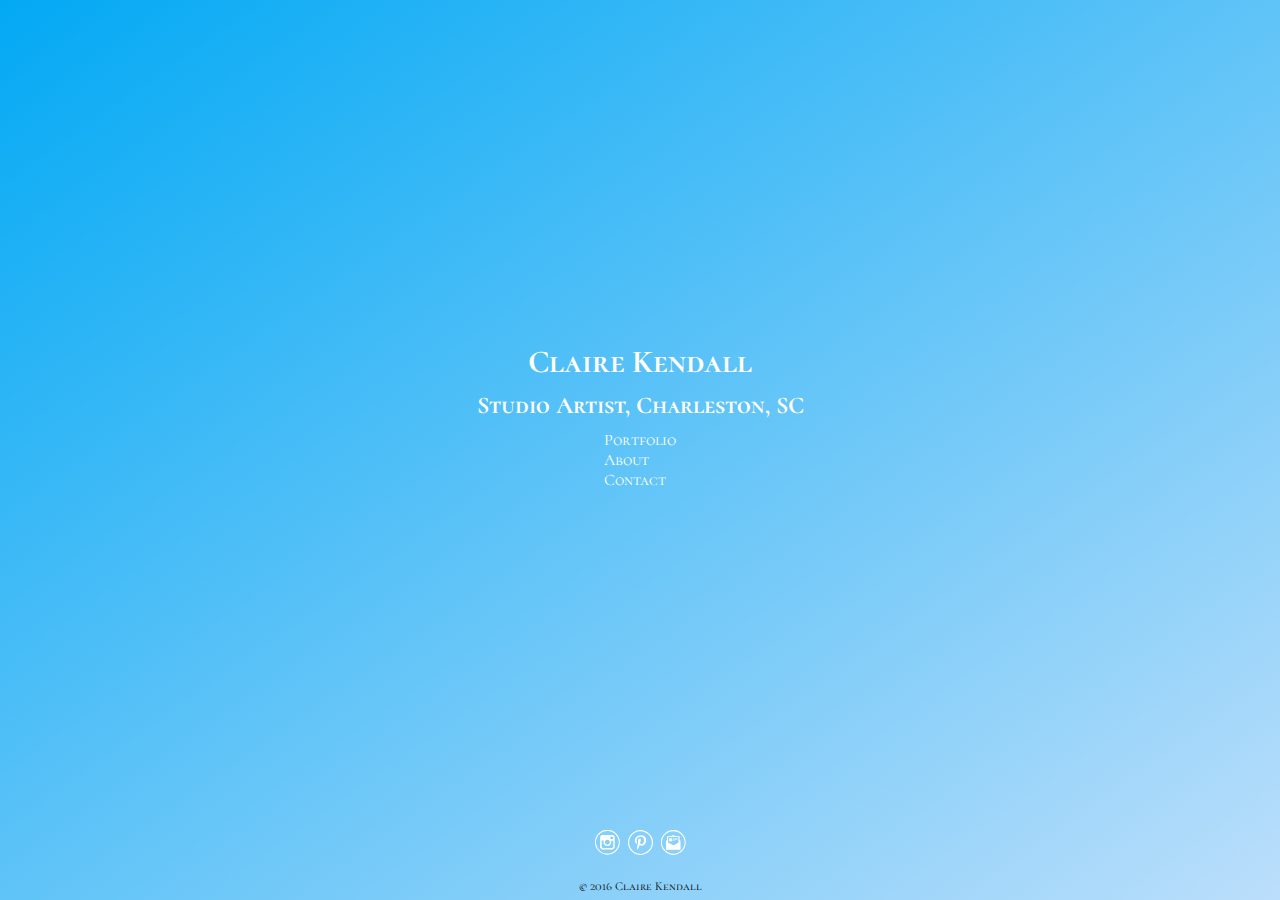
<file: index.html>
<!doctype html>
  <head>
    <meta charset="utf-8">
    <title>Claire Kendall | Studio Artist</title>
    <link rel="stylesheet" href="css/normalize.css">
    <link href='http://fonts.googleapis.com/css?family=Open+Sans:400,400italic,700,700italic,800|Open+Sans+Condensed:300' rel='stylesheet' type='text/css'>
    <link rel="stylesheet" href="css/application.css">
    <link href="https://fonts.googleapis.com/css?family=Cormorant+SC" rel="stylesheet">
    <meta name="viewport" content="width=device-width, initial-scale=1.0>">
     </head>
  <body class="main-page">
      <!-- <hr>
  </hr> -->
    <header class="header">
        <h1><a href="index.html">Claire Kendall</a></h1>
        <h2>Studio Artist, Charleston, SC</h2>
        <!-- <h3>Charleston, SC</h3> -->
        <ul class="nav">
          <li><a href="portfolio.html">Portfolio</a></li>
          <li><a href="about.html">About</a></li>
          <li><a href="contact.html">Contact</a></li>
        </ul>
    </header>
                <!-- <hr></hr> -->
    <footer class="main">
        <ul class="footer-ul">
            <li><a href="http://www.instagram.com">
                <?xml version="1.0" encoding="UTF-8" standalone="no"?>
                <!-- Created with Inkscape (http://www.inkscape.org/) -->
                <svg
                   xmlns:dc="http://purl.org/dc/elements/1.1/"
                   xmlns:cc="http://creativecommons.org/ns#"
                   xmlns:rdf="http://www.w3.org/1999/02/22-rdf-syntax-ns#"
                   xmlns:svg="http://www.w3.org/2000/svg"
                   xmlns="http://www.w3.org/2000/svg"
                   xmlns:sodipodi="http://sodipodi.sourceforge.net/DTD/sodipodi-0.dtd"
                   xmlns:inkscape="http://www.inkscape.org/namespaces/inkscape"
                   id="svg6478"
                   version="1.1"
                   inkscape:version="0.91 r13725"
                   width="96"
                   height="96"
                   viewBox="0 0 96 96"
                   sodipodi:docname="instagram.svg">
                  <metadata
                     id="metadata6484">
                    <rdf:RDF>
                      <cc:Work
                         rdf:about="">
                        <dc:format>image/svg+xml</dc:format>
                        <dc:type
                           rdf:resource="http://purl.org/dc/dcmitype/StillImage" />
                        <dc:title></dc:title>
                      </cc:Work>
                    </rdf:RDF>
                  </metadata>
                  <defs
                     id="defs6482" />
                  <sodipodi:namedview
                     pagecolor="#ffffff"
                     bordercolor="#666666"
                     borderopacity="1"
                     objecttolerance="10"
                     gridtolerance="10"
                     guidetolerance="10"
                     inkscape:pageopacity="0"
                     inkscape:pageshadow="2"
                     inkscape:window-width="1278"
                     inkscape:window-height="617"
                     id="namedview6480"
                     showgrid="false"
                     inkscape:zoom="2.4583333"
                     inkscape:cx="48"
                     inkscape:cy="48"
                     inkscape:window-x="40"
                     inkscape:window-y="85"
                     inkscape:window-maximized="0"
                     inkscape:current-layer="svg6478" />
                  <path id="svg"
                     style="fill:white"
                     d="M 36.093222,93.39069 C 23.219162,90.252302 10.158372,79.485801 4.464242,67.31774 -9.003558,38.537712 8.285172,5.3053852 39.640612,-0.29814447 63.819449,-4.6191435 87.736166,11.034587 94.062029,35.321215 97.026163,46.701296 95.629563,57.947024 89.880765,68.989643 79.810913,88.332393 57.277359,98.554876 36.093222,93.39069 Z M 58.058259,89.246752 C 66.52116,87.042446 72.804085,83.287813 79.132945,76.652664 88.875061,66.439073 92.989996,53.627843 90.759864,40.454003 87.99377,24.114123 77.235829,11.151777 61.826299,5.5916706 53.947356,2.74877 41.239082,2.74877 33.360142,5.5916706 13.431392,12.782413 0.83177203,33.668927 4.479712,53.467029 c 4.75035,25.781077 29.22261,42.123638 53.578547,35.779723 z m -35.120507,-17.922561 -3.45547,-3.455471 0.30547,-21.523929 0.30547,-21.52393 2.77273,-2.7706 2.77272,-2.7706 22.059305,0 22.059302,0 2.917971,3.265777 2.917971,3.265776 0,21.084224 0,21.084223 -3.4,3.4 -3.4,3.4 -21.2,0 -21.199999,0 -3.45547,-3.45547 z m 45.372272,-3.827676 c 1.516316,-1.516272 1.783197,-3.611571 1.783197,-14 l 0,-12.216854 -3.630116,-0.303218 -3.630115,-0.303218 -0.419367,6.586034 c -0.381461,5.990718 -0.749266,6.915932 -4.069066,10.235732 -3.211588,3.211589 -4.346027,3.694428 -9.450517,4.022326 -4.561735,0.293032 -6.496987,-0.06441 -9.059958,-1.673374 -4.82389,-3.02831 -7.23272,-7.626299 -7.23712,-13.814282 l -0.004,-5.25 -3.52903,0 -3.52902,0 0.27902,13.222092 c 0.35539,16.840616 -1.01969,15.910977 22.99583,15.546668 15.440649,-0.234231 17.945897,-0.497848 19.5,-2.051906 z M 54.570494,53.255439 c 5.226514,-5.22336 2.020428,-14.583216 -5.477273,-15.990365 -6.110145,-1.146736 -12.340979,5.409151 -10.989429,11.562729 0.59601,2.71361 3.695884,6.192433 6.489429,7.282738 2.675029,1.04405 7.440191,-0.319552 9.977273,-2.855102 z m 15.022727,-22.975778 0,-4.5 -5,0 -5,0 0,4.5 0,4.5 5,0 5,0 0,-4.5 z"
                     id="path6490"
                     inkscape:connector-curvature="0" />
                  <path
                     style="fill:white"
                     d=""
                     id="path6488"
                     inkscape:connector-curvature="0" />
                </svg>
            </a></li>
            <li><a href="http://www.pintrest.com">
                <?xml version="1.0" encoding="UTF-8" standalone="no"?>
                <!-- Created with Inkscape (http://www.inkscape.org/) -->
                <svg
                   xmlns:dc="http://purl.org/dc/elements/1.1/"
                   xmlns:cc="http://creativecommons.org/ns#"
                   xmlns:rdf="http://www.w3.org/1999/02/22-rdf-syntax-ns#"
                   xmlns:svg="http://www.w3.org/2000/svg"
                   xmlns="http://www.w3.org/2000/svg"
                   xmlns:sodipodi="http://sodipodi.sourceforge.net/DTD/sodipodi-0.dtd"
                   xmlns:inkscape="http://www.inkscape.org/namespaces/inkscape"
                   id="svg8292"
                   version="1.1"
                   inkscape:version="0.91 r13725"
                   width="96"
                   height="96"
                   viewBox="0 0 96 96"
                   sodipodi:docname="pintrest.svg">
                  <metadata
                     id="metadata8298">
                    <rdf:RDF>
                      <cc:Work
                         rdf:about="">
                        <dc:format>image/svg+xml</dc:format>
                        <dc:type
                           rdf:resource="http://purl.org/dc/dcmitype/StillImage" />
                        <dc:title></dc:title>
                      </cc:Work>
                    </rdf:RDF>
                  </metadata>
                  <defs
                     id="defs8296" />
                  <sodipodi:namedview
                     pagecolor="#ffffff"
                     bordercolor="#666666"
                     borderopacity="1"
                     objecttolerance="10"
                     gridtolerance="10"
                     guidetolerance="10"
                     inkscape:pageopacity="0"
                     inkscape:pageshadow="2"
                     inkscape:window-width="1093"
                     inkscape:window-height="628"
                     id="namedview8294"
                     showgrid="false"
                     inkscape:zoom="2.4583333"
                     inkscape:cx="48"
                     inkscape:cy="48"
                     inkscape:window-x="40"
                     inkscape:window-y="85"
                     inkscape:window-maximized="0"
                     inkscape:current-layer="svg8292" />
                  <path id="svg"
                     style="fill:white"
                     d="M 35.812901,94.530239 C 27.29447,92.184083 21.585723,88.721219 14.443319,81.567681 7.0806981,74.193582 3.9786481,68.854848 1.4778681,59.25371 -7.3599419,25.323097 25.353074,-7.3521288 59.306702,1.491668 71.278564,4.6099419 82.398377,12.647442 88.880954,22.868202 100.52989,41.234502 97.558496,66.121504 81.84,81.84 69.833512,93.846488 51.591566,98.876014 35.812901,94.530239 Z m 21.49541,-4.007574 C 74.509979,86.877816 88.022379,72.653338 90.98862,55.067467 95.797646,26.556334 71.335321,1.4394753 42.257816,5.0327822 18.595393,7.9569107 1.2562981,31.065378 5.0247181,54.654745 6.5410881,64.146847 10.358454,71.504049 17.42818,78.55993 24.065178,85.18393 30.512913,88.793897 39,90.63759 c 7.381263,1.60347 10.284444,1.585246 18.308311,-0.114925 z M 35.011869,70.25 c 0.0065,-3.1625 0.717871,-8.225 1.580764,-11.25 0.862892,-3.025 1.870051,-9.503761 2.238131,-14.397246 0.606054,-8.057272 0.91707,-9.081793 3.294358,-10.852016 2.098334,-1.562503 3.037936,-1.73384 4.682276,-0.853816 2.970142,1.589572 3.409377,4.070172 1.711674,9.666743 -2.2322,7.358566 -1.986715,10.26614 0.980928,11.618289 5.391277,2.45643 10.877067,-3.348001 12.052027,-12.75207 1.199157,-9.597724 -3.796768,-15.433405 -13.206319,-15.426146 -5.764453,0.0044 -10.471445,2.547175 -13.397054,7.237122 -2.048129,3.283289 -2.1577,7.259697 -0.424096,15.390718 0.968469,4.542353 -1.105605,5.248913 -4.739833,1.614685 -5.269914,-5.269914 -4.846874,-15.453655 0.927002,-22.315517 7.662163,-9.105963 24.094687,-10.429672 32.950358,-2.65429 6.336609,5.563617 7.985488,13.531907 4.759388,22.999987 C 65.251923,57.578562 55.073326,63.178526 47.868308,59.58419 46.121737,58.712886 44.590283,58 44.465077,58 44.339871,58 43.704343,60.1375 43.052792,62.75 41.74478,67.99469 37.458196,76 35.957846,76 35.431031,76 35.005341,73.4125 35.011869,70.25 Z"
                     id="path8302"
                     inkscape:connector-curvature="0" />
                </svg>
            </a></li>
            <li><a>
                <?xml version="1.0" encoding="UTF-8" standalone="no"?>
                <!-- Created with Inkscape (http://www.inkscape.org/) -->

                <svg
                   xmlns:dc="http://purl.org/dc/elements/1.1/"
                   xmlns:cc="http://creativecommons.org/ns#"
                   xmlns:rdf="http://www.w3.org/1999/02/22-rdf-syntax-ns#"
                   xmlns:svg="http://www.w3.org/2000/svg"
                   xmlns="http://www.w3.org/2000/svg"
                   xmlns:sodipodi="http://sodipodi.sourceforge.net/DTD/sodipodi-0.dtd"
                   xmlns:inkscape="http://www.inkscape.org/namespaces/inkscape"
                   id="svg7698"
                   version="1.1"
                   inkscape:version="0.91 r13725"
                   width="96"
                   height="96"
                   viewBox="0 0 96 96"
                   sodipodi:docname="mail.svg">
                  <metadata
                     id="metadata7704">
                    <rdf:RDF>
                      <cc:Work
                         rdf:about="">
                        <dc:format>image/svg+xml</dc:format>
                        <dc:type
                           rdf:resource="http://purl.org/dc/dcmitype/StillImage" />
                        <dc:title></dc:title>
                      </cc:Work>
                    </rdf:RDF>
                  </metadata>
                  <defs
                     id="defs7702" />
                  <sodipodi:namedview
                     pagecolor="#ffffff"
                     bordercolor="#666666"
                     borderopacity="1"
                     objecttolerance="10"
                     gridtolerance="10"
                     guidetolerance="10"
                     inkscape:pageopacity="0"
                     inkscape:pageshadow="2"
                     inkscape:window-width="1268"
                     inkscape:window-height="593"
                     id="namedview7700"
                     showgrid="false"
                     inkscape:zoom="2.4583333"
                     inkscape:cx="48"
                     inkscape:cy="48"
                     inkscape:window-x="60"
                     inkscape:window-y="127"
                     inkscape:window-maximized="0"
                     inkscape:current-layer="svg7698" />
                  <path id="svg"
                     style="fill:white"
                     d="M 35.298767,94.012672 C 11.426448,87.592601 -4.1713622,63.590024 0.0777978,39.813149 1.9228478,29.488907 6.1187278,21.475753 13.593848,14.000628 32.261358,-4.6668807 61.139552,-4.9930245 80.263027,13.247682 95.511938,27.792679 99.274391,49.890501 89.774663,69.111893 79.927443,89.036388 56.542159,99.725731 35.298767,94.012672 Z M 57.506842,90.097985 C 65.782947,87.942334 70.81876,85.08555 77.388057,78.819502 87.817594,68.871409 92.7697,54.309673 90.293503,40.870865 86.255832,18.957638 69.004361,4.3366059 47.186441,4.3366059 c -22.980103,0 -40.5733132,15.9859371 -43.5162932,39.5407371 -1.46602,11.733588 3.4686,24.800214 12.9639502,34.327953 11.59783,11.637379 25.888632,15.795554 40.872744,11.892689 z M 19.186438,58.748209 c 0,-15.575021 0.15079,-16.981472 2,-18.654988 1.65419,-1.497021 2,-3.079967 2,-9.154988 l 0,-7.345012 9.09563,0 c 7.673679,0 9.562604,-0.332514 12.082657,-2.126949 l 2.987025,-2.12695 2.876853,2.12695 c 2.435001,1.800274 4.265371,2.126949 11.917345,2.126949 l 9.040493,0 0,7.491526 c 0,6.408519 0.289129,7.67209 2,8.740547 1.874503,1.170646 2,2.332027 2,18.508474 l 0,17.259453 -28,0 -28.000003,0 0,-16.845012 z m 38.605826,-5.404988 9.442535,-5.25 -0.274179,-10.5 -0.274179,-10.5 -19.5,0 -19.500003,0 -0.2585,10.5 -0.25849,10.5 9.258495,5.184043 c 5.092174,2.851223 9.857738,5.213723 10.590142,5.25 0.732404,0.03628 5.580785,-2.296543 10.774179,-5.184043 z m -26.605826,-15.75 0,-6 6.000003,0 6,0 0,6 0,6 -6,0 -6.000003,0 0,-6 z m 14.000003,3 c 0,-0.55 1.8,-1 4,-1 2.2,0 4,0.45 4,1 0,0.55 -1.8,1 -4,1 -2.2,0 -4,-0.45 -4,-1 z m 0,-4 c 0,-0.6 4,-1 10,-1 6,0 10,0.4 10,1 0,0.6 -4,1 -10,1 -6,0 -10,-0.4 -10,-1 z m 0,-4 c 0,-0.6 4,-1 10,-1 6,0 10,0.4 10,1 0,0.6 -4,1 -10,1 -6,0 -10,-0.4 -10,-1 z"
                     id="path7708"
                     inkscape:connector-curvature="0" />
                </svg>
            </a></li>
            <!-- <li><a href="#"><img src="img/linkedin.png" alt="Facebook Logo" class="social-icon"></a></li>
            <li><a href="#"><img src="img/facebook.png" alt="Facebook Logo" class="social-icon"></a></li>
            <li><a href="#"><img src="img/twitter.png" alt="Facebook Logo" class="social-icon"></a></li> -->
        </ul>
        <p>&copy; 2016 Claire Kendall</p>
      </footer>
        </div>
      </body>
   </html>
</file>
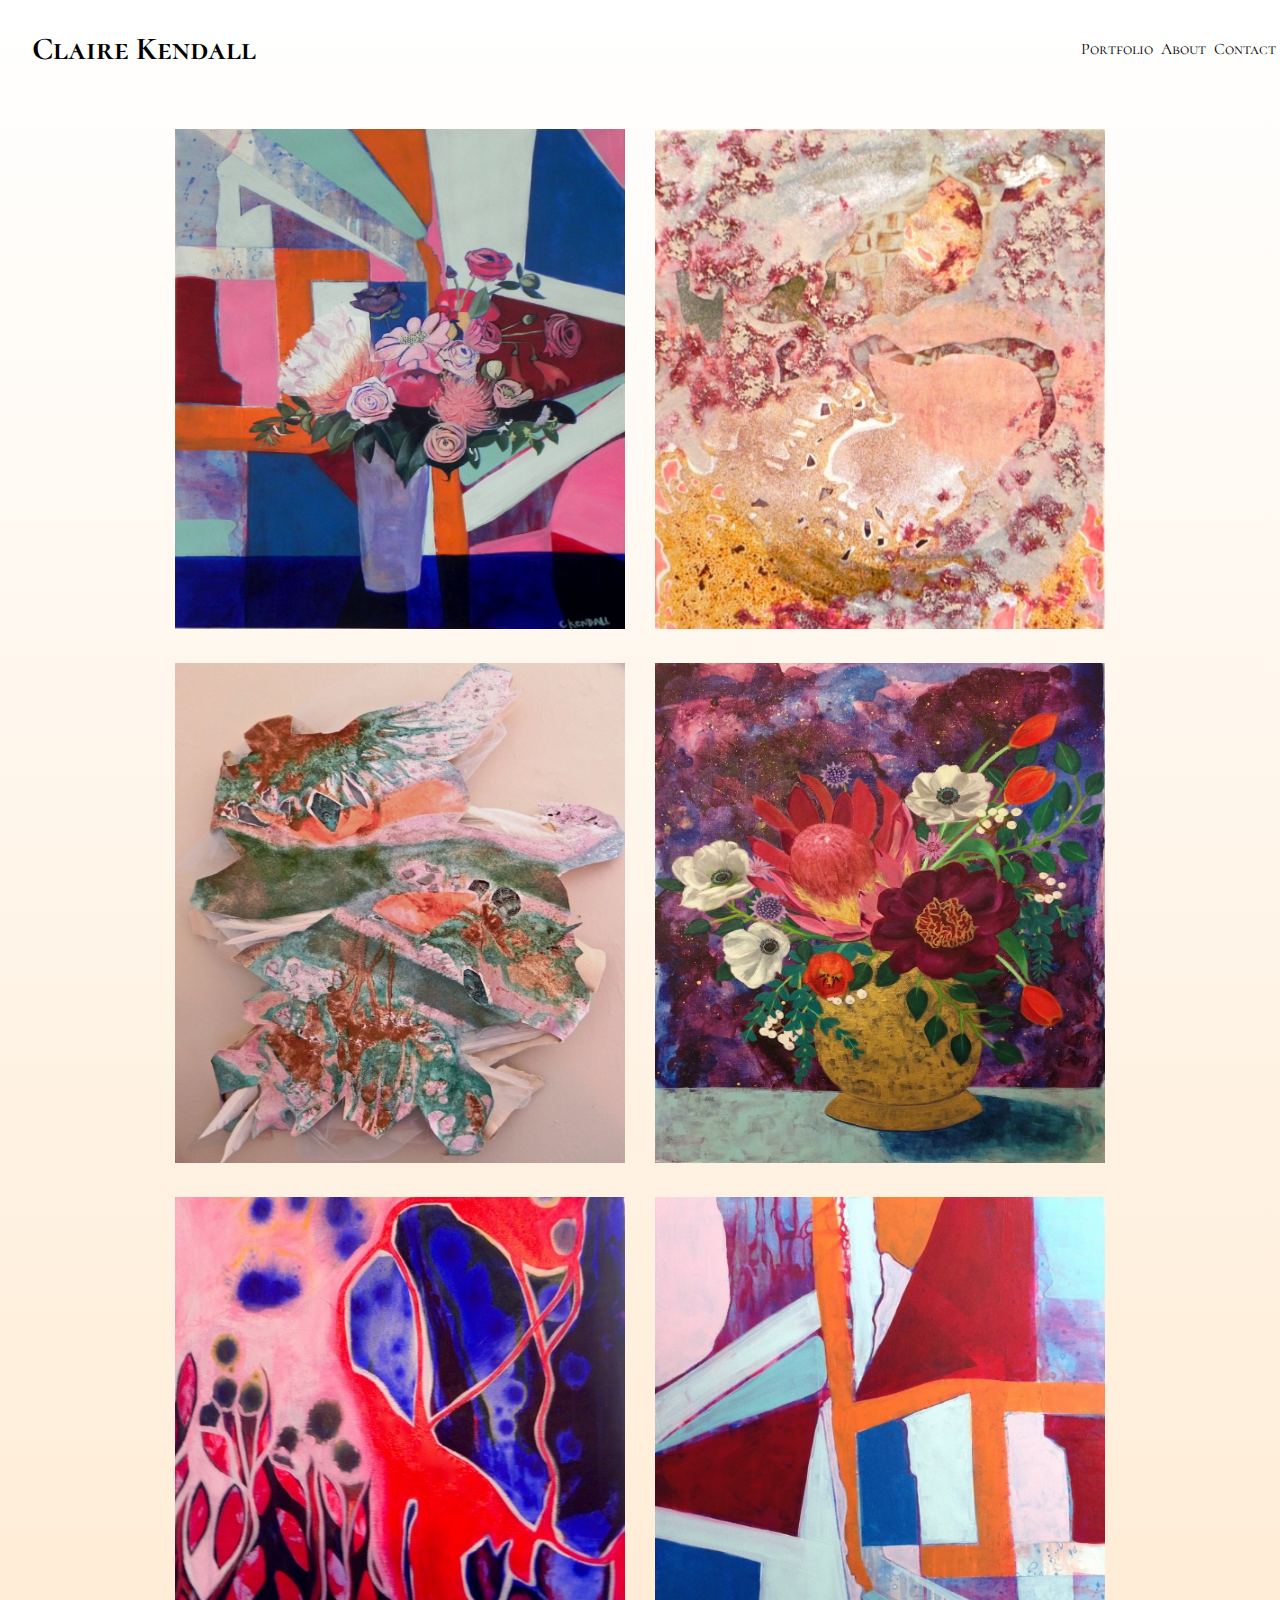
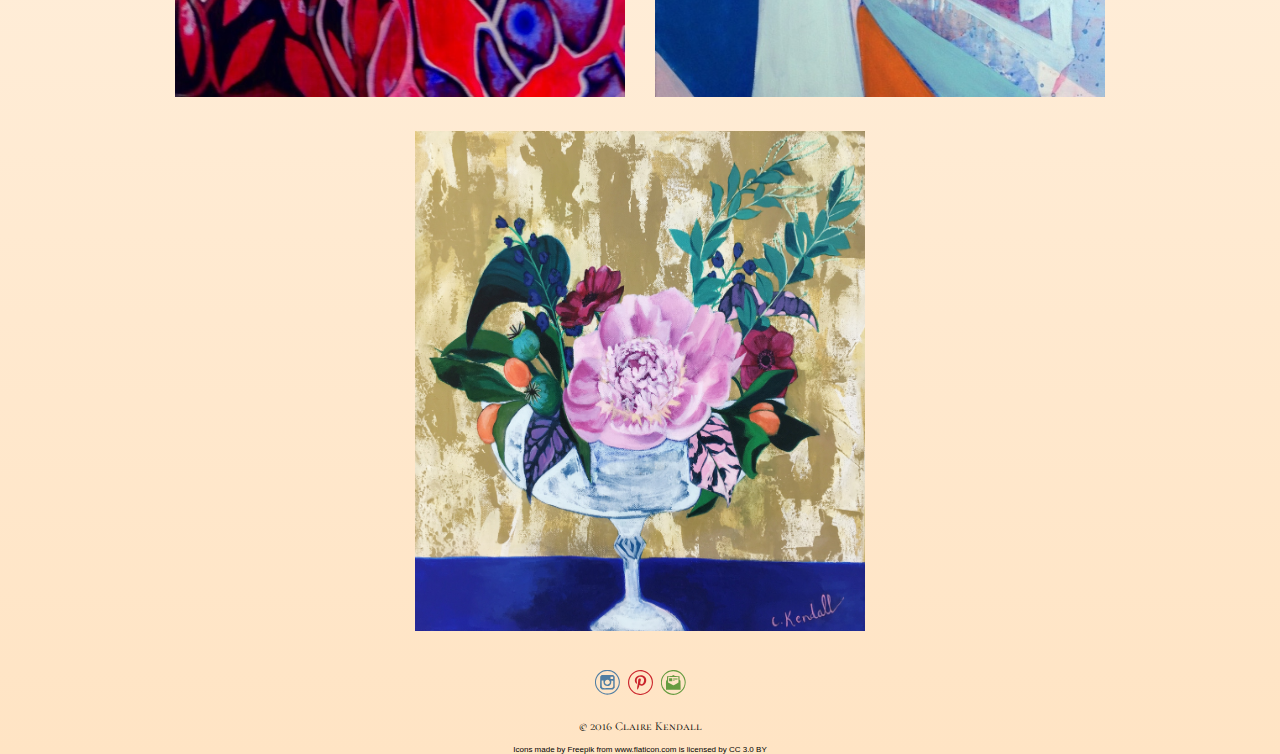
<file: portfolio.html>
<!doctype html>
    <head>
        <meta charset="utf-8">
        <title>Claire Kendall | Studio Artist</title>
        <link rel="stylesheet" href="css/normalize.css">
        <link href='http://fonts.googleapis.com/css?family=Open+Sans:400,400italic,700,700italic,800|Open+Sans+Condensed:300' rel='stylesheet' type='text/css'>
        <link rel="stylesheet" href="css/application.css">
        <link href="https://fonts.googleapis.com/css?family=Cormorant+SC" rel="stylesheet">
        <meta name="viewport" content="width=device-width, initial-scale=1.0>">
    </head>
    <body class="background">
         <header class="header2">
             <h1><a href="index.html" class="selected" id="logo">Claire Kendall</a></h1>
             <!-- <h2>Studio Artist</h2> -->
             <!-- <h3>Charleston, SC</h3> -->
             <ul class="nav">
               <li><a href="portfolio.html">Portfolio</a></li>
               <li><a href="about.html">About</a></li>
               <li><a href="contact.html">Contact</a></li>
             </ul>
         </header>
        <ul class="images">
            <li><a href="#"><img class='gallery' src="img/Mobile/flower.jpg"alt="Hay Bales I love hay bales. Took this snap on a drive through the countryside past some straw fields."></a></li>
            <li><a href="#"><img class='gallery' src="img//Mobile/experimental2.jpg" alt="The lake was so calm today. We had a great view of the snow on the mountains from here."></a></li>
            <li><a href="#"><img class='gallery' src="img//Mobile/experimental.jpg" alt="I hiked to the top of the mountain and got this picture of the canyon and trees below."></a></li>
            <li><a href="#"><img class='gallery' src="img//Mobile/flowers2.jpg" alt="It was amazing to see an iceberg up close, it was so cold but didn’t snow today."></a></li>
            <li><a href="#"><img class='gallery' src="img//Mobile/abstract.jpg" alt="It was amazing to see an iceberg up close, it was so cold but didn’t snow today."></a></li>
            <li><a href="#"><img class='gallery' src="img//Mobile/abstract3.jpg" alt="It was amazing to see an iceberg up close, it was so cold but didn’t snow today."></a></li>
            <li><a href="#"><img class='gallery' src="img//Mobile/flowers3.jpg" alt="It was amazing to see an iceberg up close, it was so cold but didn’t snow today."></a></li>
        </ul>
        <div id="arrows">
        </div>
        <footer>
            <ul class="footer-ul">
                <li><a href="http://www.instagram.com">
                    <?xml version="1.0" encoding="UTF-8" standalone="no"?>
                    <!-- Created with Inkscape (http://www.inkscape.org/) -->
                    <svg
                       xmlns:dc="http://purl.org/dc/elements/1.1/"
                       xmlns:cc="http://creativecommons.org/ns#"
                       xmlns:rdf="http://www.w3.org/1999/02/22-rdf-syntax-ns#"
                       xmlns:svg="http://www.w3.org/2000/svg"
                       xmlns="http://www.w3.org/2000/svg"
                       xmlns:sodipodi="http://sodipodi.sourceforge.net/DTD/sodipodi-0.dtd"
                       xmlns:inkscape="http://www.inkscape.org/namespaces/inkscape"
                       id="svg6478"
                       version="1.1"
                       inkscape:version="0.91 r13725"
                       width="96"
                       height="96"
                       viewBox="0 0 96 96"
                       sodipodi:docname="instagram.svg">
                      <metadata
                         id="metadata6484">
                        <rdf:RDF>
                          <cc:Work
                             rdf:about="">
                            <dc:format>image/svg+xml</dc:format>
                            <dc:type
                               rdf:resource="http://purl.org/dc/dcmitype/StillImage" />
                            <dc:title></dc:title>
                          </cc:Work>
                        </rdf:RDF>
                      </metadata>
                      <defs
                         id="defs6482" />
                      <sodipodi:namedview
                         pagecolor="#ffffff"
                         bordercolor="#666666"
                         borderopacity="1"
                         objecttolerance="10"
                         gridtolerance="10"
                         guidetolerance="10"
                         inkscape:pageopacity="0"
                         inkscape:pageshadow="2"
                         inkscape:window-width="1278"
                         inkscape:window-height="617"
                         id="namedview6480"
                         showgrid="false"
                         inkscape:zoom="2.4583333"
                         inkscape:cx="48"
                         inkscape:cy="48"
                         inkscape:window-x="40"
                         inkscape:window-y="85"
                         inkscape:window-maximized="0"
                         inkscape:current-layer="svg6478" />
                      <path
                         style="fill:#507ea3"
                         d="M 36.093222,93.39069 C 23.219162,90.252302 10.158372,79.485801 4.464242,67.31774 -9.003558,38.537712 8.285172,5.3053852 39.640612,-0.29814447 63.819449,-4.6191435 87.736166,11.034587 94.062029,35.321215 97.026163,46.701296 95.629563,57.947024 89.880765,68.989643 79.810913,88.332393 57.277359,98.554876 36.093222,93.39069 Z M 58.058259,89.246752 C 66.52116,87.042446 72.804085,83.287813 79.132945,76.652664 88.875061,66.439073 92.989996,53.627843 90.759864,40.454003 87.99377,24.114123 77.235829,11.151777 61.826299,5.5916706 53.947356,2.74877 41.239082,2.74877 33.360142,5.5916706 13.431392,12.782413 0.83177203,33.668927 4.479712,53.467029 c 4.75035,25.781077 29.22261,42.123638 53.578547,35.779723 z m -35.120507,-17.922561 -3.45547,-3.455471 0.30547,-21.523929 0.30547,-21.52393 2.77273,-2.7706 2.77272,-2.7706 22.059305,0 22.059302,0 2.917971,3.265777 2.917971,3.265776 0,21.084224 0,21.084223 -3.4,3.4 -3.4,3.4 -21.2,0 -21.199999,0 -3.45547,-3.45547 z m 45.372272,-3.827676 c 1.516316,-1.516272 1.783197,-3.611571 1.783197,-14 l 0,-12.216854 -3.630116,-0.303218 -3.630115,-0.303218 -0.419367,6.586034 c -0.381461,5.990718 -0.749266,6.915932 -4.069066,10.235732 -3.211588,3.211589 -4.346027,3.694428 -9.450517,4.022326 -4.561735,0.293032 -6.496987,-0.06441 -9.059958,-1.673374 -4.82389,-3.02831 -7.23272,-7.626299 -7.23712,-13.814282 l -0.004,-5.25 -3.52903,0 -3.52902,0 0.27902,13.222092 c 0.35539,16.840616 -1.01969,15.910977 22.99583,15.546668 15.440649,-0.234231 17.945897,-0.497848 19.5,-2.051906 z M 54.570494,53.255439 c 5.226514,-5.22336 2.020428,-14.583216 -5.477273,-15.990365 -6.110145,-1.146736 -12.340979,5.409151 -10.989429,11.562729 0.59601,2.71361 3.695884,6.192433 6.489429,7.282738 2.675029,1.04405 7.440191,-0.319552 9.977273,-2.855102 z m 15.022727,-22.975778 0,-4.5 -5,0 -5,0 0,4.5 0,4.5 5,0 5,0 0,-4.5 z"
                         id="path6490"
                         inkscape:connector-curvature="0" />
                      <path
                         style="fill:#000000"
                         d=""
                         id="path6488"
                         inkscape:connector-curvature="0" />
                    </svg>
                </a></li>
                <li><a href="http://www.pintrest.com">
                    <?xml version="1.0" encoding="UTF-8" standalone="no"?>
                    <!-- Created with Inkscape (http://www.inkscape.org/) -->
                    <svg
                       xmlns:dc="http://purl.org/dc/elements/1.1/"
                       xmlns:cc="http://creativecommons.org/ns#"
                       xmlns:rdf="http://www.w3.org/1999/02/22-rdf-syntax-ns#"
                       xmlns:svg="http://www.w3.org/2000/svg"
                       xmlns="http://www.w3.org/2000/svg"
                       xmlns:sodipodi="http://sodipodi.sourceforge.net/DTD/sodipodi-0.dtd"
                       xmlns:inkscape="http://www.inkscape.org/namespaces/inkscape"
                       id="svg8292"
                       version="1.1"
                       inkscape:version="0.91 r13725"
                       width="96"
                       height="96"
                       viewBox="0 0 96 96"
                       sodipodi:docname="pintrest.svg">
                      <metadata
                         id="metadata8298">
                        <rdf:RDF>
                          <cc:Work
                             rdf:about="">
                            <dc:format>image/svg+xml</dc:format>
                            <dc:type
                               rdf:resource="http://purl.org/dc/dcmitype/StillImage" />
                            <dc:title></dc:title>
                          </cc:Work>
                        </rdf:RDF>
                      </metadata>
                      <defs
                         id="defs8296" />
                      <sodipodi:namedview
                         pagecolor="#ffffff"
                         bordercolor="#666666"
                         borderopacity="1"
                         objecttolerance="10"
                         gridtolerance="10"
                         guidetolerance="10"
                         inkscape:pageopacity="0"
                         inkscape:pageshadow="2"
                         inkscape:window-width="1093"
                         inkscape:window-height="628"
                         id="namedview8294"
                         showgrid="false"
                         inkscape:zoom="2.4583333"
                         inkscape:cx="48"
                         inkscape:cy="48"
                         inkscape:window-x="40"
                         inkscape:window-y="85"
                         inkscape:window-maximized="0"
                         inkscape:current-layer="svg8292" />
                      <path
                         style="fill:#cb252c"
                         d="M 35.812901,94.530239 C 27.29447,92.184083 21.585723,88.721219 14.443319,81.567681 7.0806981,74.193582 3.9786481,68.854848 1.4778681,59.25371 -7.3599419,25.323097 25.353074,-7.3521288 59.306702,1.491668 71.278564,4.6099419 82.398377,12.647442 88.880954,22.868202 100.52989,41.234502 97.558496,66.121504 81.84,81.84 69.833512,93.846488 51.591566,98.876014 35.812901,94.530239 Z m 21.49541,-4.007574 C 74.509979,86.877816 88.022379,72.653338 90.98862,55.067467 95.797646,26.556334 71.335321,1.4394753 42.257816,5.0327822 18.595393,7.9569107 1.2562981,31.065378 5.0247181,54.654745 6.5410881,64.146847 10.358454,71.504049 17.42818,78.55993 24.065178,85.18393 30.512913,88.793897 39,90.63759 c 7.381263,1.60347 10.284444,1.585246 18.308311,-0.114925 z M 35.011869,70.25 c 0.0065,-3.1625 0.717871,-8.225 1.580764,-11.25 0.862892,-3.025 1.870051,-9.503761 2.238131,-14.397246 0.606054,-8.057272 0.91707,-9.081793 3.294358,-10.852016 2.098334,-1.562503 3.037936,-1.73384 4.682276,-0.853816 2.970142,1.589572 3.409377,4.070172 1.711674,9.666743 -2.2322,7.358566 -1.986715,10.26614 0.980928,11.618289 5.391277,2.45643 10.877067,-3.348001 12.052027,-12.75207 1.199157,-9.597724 -3.796768,-15.433405 -13.206319,-15.426146 -5.764453,0.0044 -10.471445,2.547175 -13.397054,7.237122 -2.048129,3.283289 -2.1577,7.259697 -0.424096,15.390718 0.968469,4.542353 -1.105605,5.248913 -4.739833,1.614685 -5.269914,-5.269914 -4.846874,-15.453655 0.927002,-22.315517 7.662163,-9.105963 24.094687,-10.429672 32.950358,-2.65429 6.336609,5.563617 7.985488,13.531907 4.759388,22.999987 C 65.251923,57.578562 55.073326,63.178526 47.868308,59.58419 46.121737,58.712886 44.590283,58 44.465077,58 44.339871,58 43.704343,60.1375 43.052792,62.75 41.74478,67.99469 37.458196,76 35.957846,76 35.431031,76 35.005341,73.4125 35.011869,70.25 Z"
                         id="path8302"
                         inkscape:connector-curvature="0" />
                    </svg>
                </a></li>
                <li><a>
                    <?xml version="1.0" encoding="UTF-8" standalone="no"?>
                    <!-- Created with Inkscape (http://www.inkscape.org/) -->

                    <svg
                       xmlns:dc="http://purl.org/dc/elements/1.1/"
                       xmlns:cc="http://creativecommons.org/ns#"
                       xmlns:rdf="http://www.w3.org/1999/02/22-rdf-syntax-ns#"
                       xmlns:svg="http://www.w3.org/2000/svg"
                       xmlns="http://www.w3.org/2000/svg"
                       xmlns:sodipodi="http://sodipodi.sourceforge.net/DTD/sodipodi-0.dtd"
                       xmlns:inkscape="http://www.inkscape.org/namespaces/inkscape"
                       id="svg7698"
                       version="1.1"
                       inkscape:version="0.91 r13725"
                       width="96"
                       height="96"
                       viewBox="0 0 96 96"
                       sodipodi:docname="mail.svg">
                      <metadata
                         id="metadata7704">
                        <rdf:RDF>
                          <cc:Work
                             rdf:about="">
                            <dc:format>image/svg+xml</dc:format>
                            <dc:type
                               rdf:resource="http://purl.org/dc/dcmitype/StillImage" />
                            <dc:title></dc:title>
                          </cc:Work>
                        </rdf:RDF>
                      </metadata>
                      <defs
                         id="defs7702" />
                      <sodipodi:namedview
                         pagecolor="#ffffff"
                         bordercolor="#666666"
                         borderopacity="1"
                         objecttolerance="10"
                         gridtolerance="10"
                         guidetolerance="10"
                         inkscape:pageopacity="0"
                         inkscape:pageshadow="2"
                         inkscape:window-width="1268"
                         inkscape:window-height="593"
                         id="namedview7700"
                         showgrid="false"
                         inkscape:zoom="2.4583333"
                         inkscape:cx="48"
                         inkscape:cy="48"
                         inkscape:window-x="60"
                         inkscape:window-y="127"
                         inkscape:window-maximized="0"
                         inkscape:current-layer="svg7698" />
                      <path
                         style="fill:#659b40"
                         d="M 35.298767,94.012672 C 11.426448,87.592601 -4.1713622,63.590024 0.0777978,39.813149 1.9228478,29.488907 6.1187278,21.475753 13.593848,14.000628 32.261358,-4.6668807 61.139552,-4.9930245 80.263027,13.247682 95.511938,27.792679 99.274391,49.890501 89.774663,69.111893 79.927443,89.036388 56.542159,99.725731 35.298767,94.012672 Z M 57.506842,90.097985 C 65.782947,87.942334 70.81876,85.08555 77.388057,78.819502 87.817594,68.871409 92.7697,54.309673 90.293503,40.870865 86.255832,18.957638 69.004361,4.3366059 47.186441,4.3366059 c -22.980103,0 -40.5733132,15.9859371 -43.5162932,39.5407371 -1.46602,11.733588 3.4686,24.800214 12.9639502,34.327953 11.59783,11.637379 25.888632,15.795554 40.872744,11.892689 z M 19.186438,58.748209 c 0,-15.575021 0.15079,-16.981472 2,-18.654988 1.65419,-1.497021 2,-3.079967 2,-9.154988 l 0,-7.345012 9.09563,0 c 7.673679,0 9.562604,-0.332514 12.082657,-2.126949 l 2.987025,-2.12695 2.876853,2.12695 c 2.435001,1.800274 4.265371,2.126949 11.917345,2.126949 l 9.040493,0 0,7.491526 c 0,6.408519 0.289129,7.67209 2,8.740547 1.874503,1.170646 2,2.332027 2,18.508474 l 0,17.259453 -28,0 -28.000003,0 0,-16.845012 z m 38.605826,-5.404988 9.442535,-5.25 -0.274179,-10.5 -0.274179,-10.5 -19.5,0 -19.500003,0 -0.2585,10.5 -0.25849,10.5 9.258495,5.184043 c 5.092174,2.851223 9.857738,5.213723 10.590142,5.25 0.732404,0.03628 5.580785,-2.296543 10.774179,-5.184043 z m -26.605826,-15.75 0,-6 6.000003,0 6,0 0,6 0,6 -6,0 -6.000003,0 0,-6 z m 14.000003,3 c 0,-0.55 1.8,-1 4,-1 2.2,0 4,0.45 4,1 0,0.55 -1.8,1 -4,1 -2.2,0 -4,-0.45 -4,-1 z m 0,-4 c 0,-0.6 4,-1 10,-1 6,0 10,0.4 10,1 0,0.6 -4,1 -10,1 -6,0 -10,-0.4 -10,-1 z m 0,-4 c 0,-0.6 4,-1 10,-1 6,0 10,0.4 10,1 0,0.6 -4,1 -10,1 -6,0 -10,-0.4 -10,-1 z"
                         id="path7708"
                         inkscape:connector-curvature="0" />
                    </svg>
                </a></li>
            </ul>
            <p>&copy; 2016 Claire Kendall</p>
            <div id='icon-source'>Icons made by <a href="http://www.flaticon.com/authors/freepik" title="Freepik">Freepik</a> from <a href="http://www.flaticon.com" title="Flaticon">www.flaticon.com</a> is licensed by <a href="http://creativecommons.org/licenses/by/3.0/" title="Creative Commons BY 3.0" target="_blank">CC 3.0 BY</a>
            </div>
      </footer>
  </body>
  <script src="js/main.js"></script>
</html>
</file>
<file: css/application.css>
* {
  box-sizing: border-box; }

.main-page {
  background-position: center;
  background-size: cover;
  background-repeat: no-repeat;
  min-height: 100vh;
  background: linear-gradient(to left top, #BBDEFB, #03A9F4); }
  @media (min-width: 768px) {
    .main-page {
      background-position: center;
      background-size: cover;
      background-repeat: no-repeat; } }
  @media (min-width: 1024px) {
    .main-page {
      background-position: center;
      background-size: cover;
      background-repeat: no-repeat; } }

hr {
  width: 75%; }

h1, h2, h3, p {
  font-family: "Cormorant SC", serif;
  color: black; }

#wrapper {
  display: flex;
  flex-direction: column;
  min-height: 60vh;
  padding: 0 .75em; }

.background {
  background: linear-gradient(0deg, bisque, white); }

.images {
  display: flex;
  justify-content: center;
  flex-wrap: wrap; }
  .images img {
    width: 85%; }
  .images li {
    list-style-type: none; }

.icon-source {
  font-size: 9px;
  text-align: center; }

.about-wrapper {
  display: flex;
  justify-content: center;
  align-items: center; }
  .about-wrapper .about-photo {
    width: 35%;
    border-style: none;
    border-radius: 15em; }

.header {
  display: flex;
  justify-content: center;
  flex-direction: column;
  height: 20em;
  align-items: center;
  font-family: "Cormorant SC", serif;
  min-height: 90vh; }
  .header h1 {
    margin-bottom: 0; }
    .header h1 a:hover {
      color: rgba(0, 0, 225, 0.5);
      transform: scale(10);
      transition: color 0.7s ease-in; }
  .header h2 {
    margin: 10px 0 10px 0px;
    color: white; }
  .header li:hover {
    transform: scale(1.2);
    transition: transform .25s ease-in; }
  .header a {
    text-decoration: none;
    color: white; }
    .header a:hover {
      color: rgba(0, 0, 225, 0.5);
      transform: scale(10);
      transition: color 0.7s ease-in; }
  .header .nav {
    list-style-type: none;
    padding: 0;
    margin: 0; }

.header2 {
  padding: .5em 0;
  display: flex;
  flex-direction: column;
  font-family: "Cormorant SC", serif;
  align-items: center; }
  @media (min-width: 768px) {
    .header2 {
      flex-direction: row; } }
  .header2 h1 {
    padding: 0;
    align-self: center; }
    @media (min-width: 768px) {
      .header2 h1 {
        padding-left: 1em; } }
    .header2 h1 a {
      text-decoration: none;
      color: black; }
      .header2 h1 a:hover {
        color: rgba(0, 0, 225, 0.5);
        transform: scale(10);
        transition: color 0.7s ease-in; }
  .header2 ul {
    display: block;
    margin: auto;
    padding: 0; }
    @media (min-width: 768px) {
      .header2 ul {
        padding-right: 0;
        display: flex;
        margin: 0 0 0 auto; } }
    .header2 ul li {
      list-style-type: none; }
      @media (min-width: 768px) {
        .header2 ul li {
          margin: 0 .25em; } }
      .header2 ul li a {
        color: black;
        text-decoration: none; }
      .header2 ul li a:hover {
        text-decoration: none;
        color: rgba(0, 0, 225, 0.5);
        transform: scale(10);
        transition: color 0.7s ease-in; }

footer {
  margin-top: auto; }
  footer ul {
    display: flex;
    justify-content: center;
    padding-left: 0; }
    footer ul li {
      list-style-type: none;
      margin: .25em; }
      footer ul li:hover #svg {
        fill: orange; }
      footer ul li svg {
        width: 25px;
        height: 25px; }
        @media (min-width: 768px) {
          footer ul li svg {
            width: 25px;
            height: 25px; } }
        @media (min-width: 1024px) {
          footer ul li svg {
            width: 25px;
            height: 25px; } }
      footer ul li .social-icon {
        border-radius: 25px; }
  footer p {
    text-align: center;
    font-size: 12px; }
  footer #icon-source {
    text-align: center;
    font-size: 8px; }
    footer #icon-source a {
      text-decoration: none;
      color: black; }

.main p {
  color: black; }

.images {
  padding: 0; }
  .images li {
    margin: 15px; }
  .images img {
    width: 250px;
    height: 250px; }
    @media (min-width: 768px) {
      .images img {
        width: 350px;
        height: 450px; } }
    @media (min-width: 1024px) {
      .images img {
        width: 450px;
        height: 500px; } }

#overlay {
  position: fixed;
  text-align: center;
  width: 100%;
  height: 100%;
  max-height: 100vh;
  background: rgba(0, 0, 0, 0.7);
  top: 0;
  bottom: 0;
  display: none;
  z-index: 2;
  justify-content: center;
  align-items: center; }
  #overlay img {
    margin: auto;
    height: 450px;
    width: 350px; }
    @media (min-width: 768px) {
      #overlay img {
        width: 500px;
        height: 600px; } }

#arrows {
  display: flex;
  position: fixed;
  right: 48%;
  left: 48%;
  bottom: 50%;
  top: 50%;
  z-index: 3; }
  #arrows #rightArrow,
  #arrows #leftArrow {
    position: fixed;
    display: none; }
    #arrows #rightArrow:hover,
    #arrows #leftArrow:hover {
      cursor: pointer; }
  #arrows #leftArrow {
    left: 0.01em; }
    @media (min-width: 768px) {
      #arrows #leftArrow {
        left: 2em; } }
    @media (min-width: 1024px) {
      #arrows #leftArrow {
        left: 7em; } }
  #arrows #rightArrow {
    right: 0.01em; }
    @media (min-width: 768px) {
      #arrows #rightArrow {
        right: 2em; } }
    @media (min-width: 1024px) {
      #arrows #rightArrow {
        right: 7em; } }

/*# sourceMappingURL=application.css.map */
</file>
